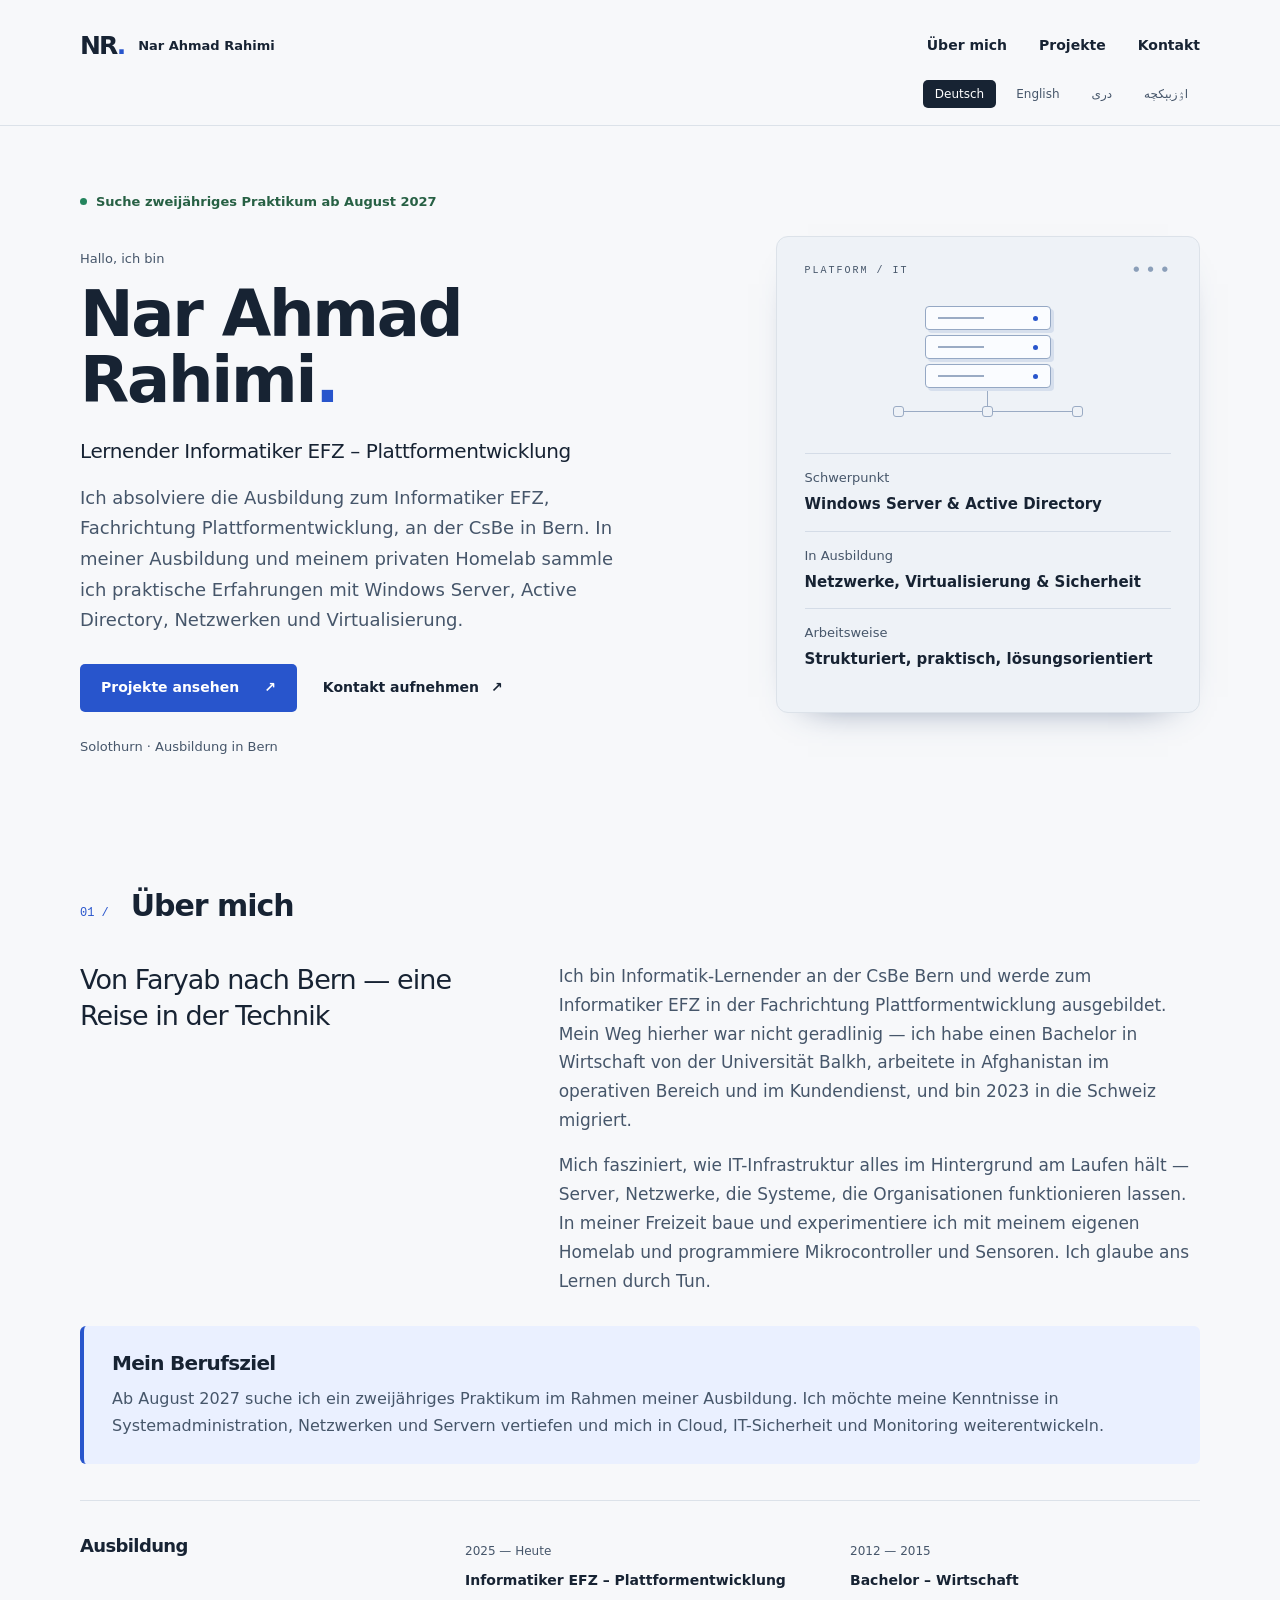
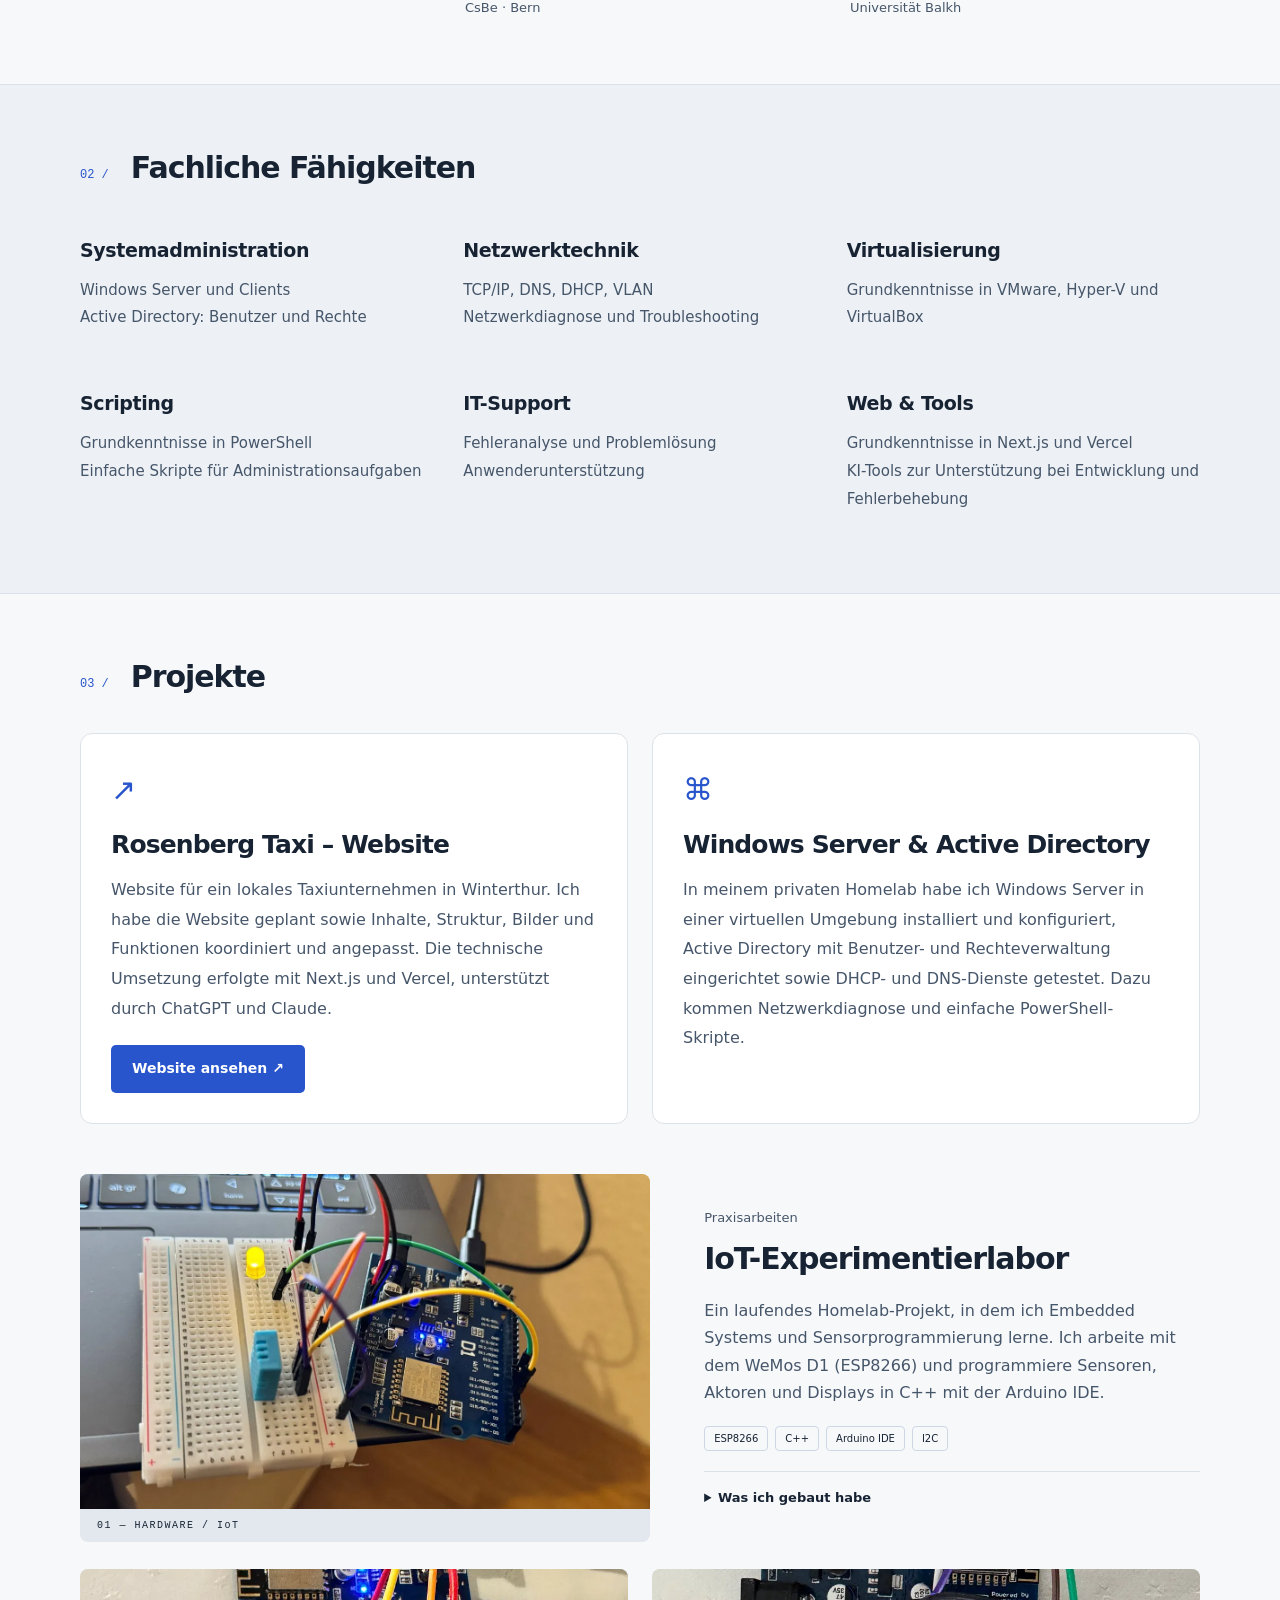
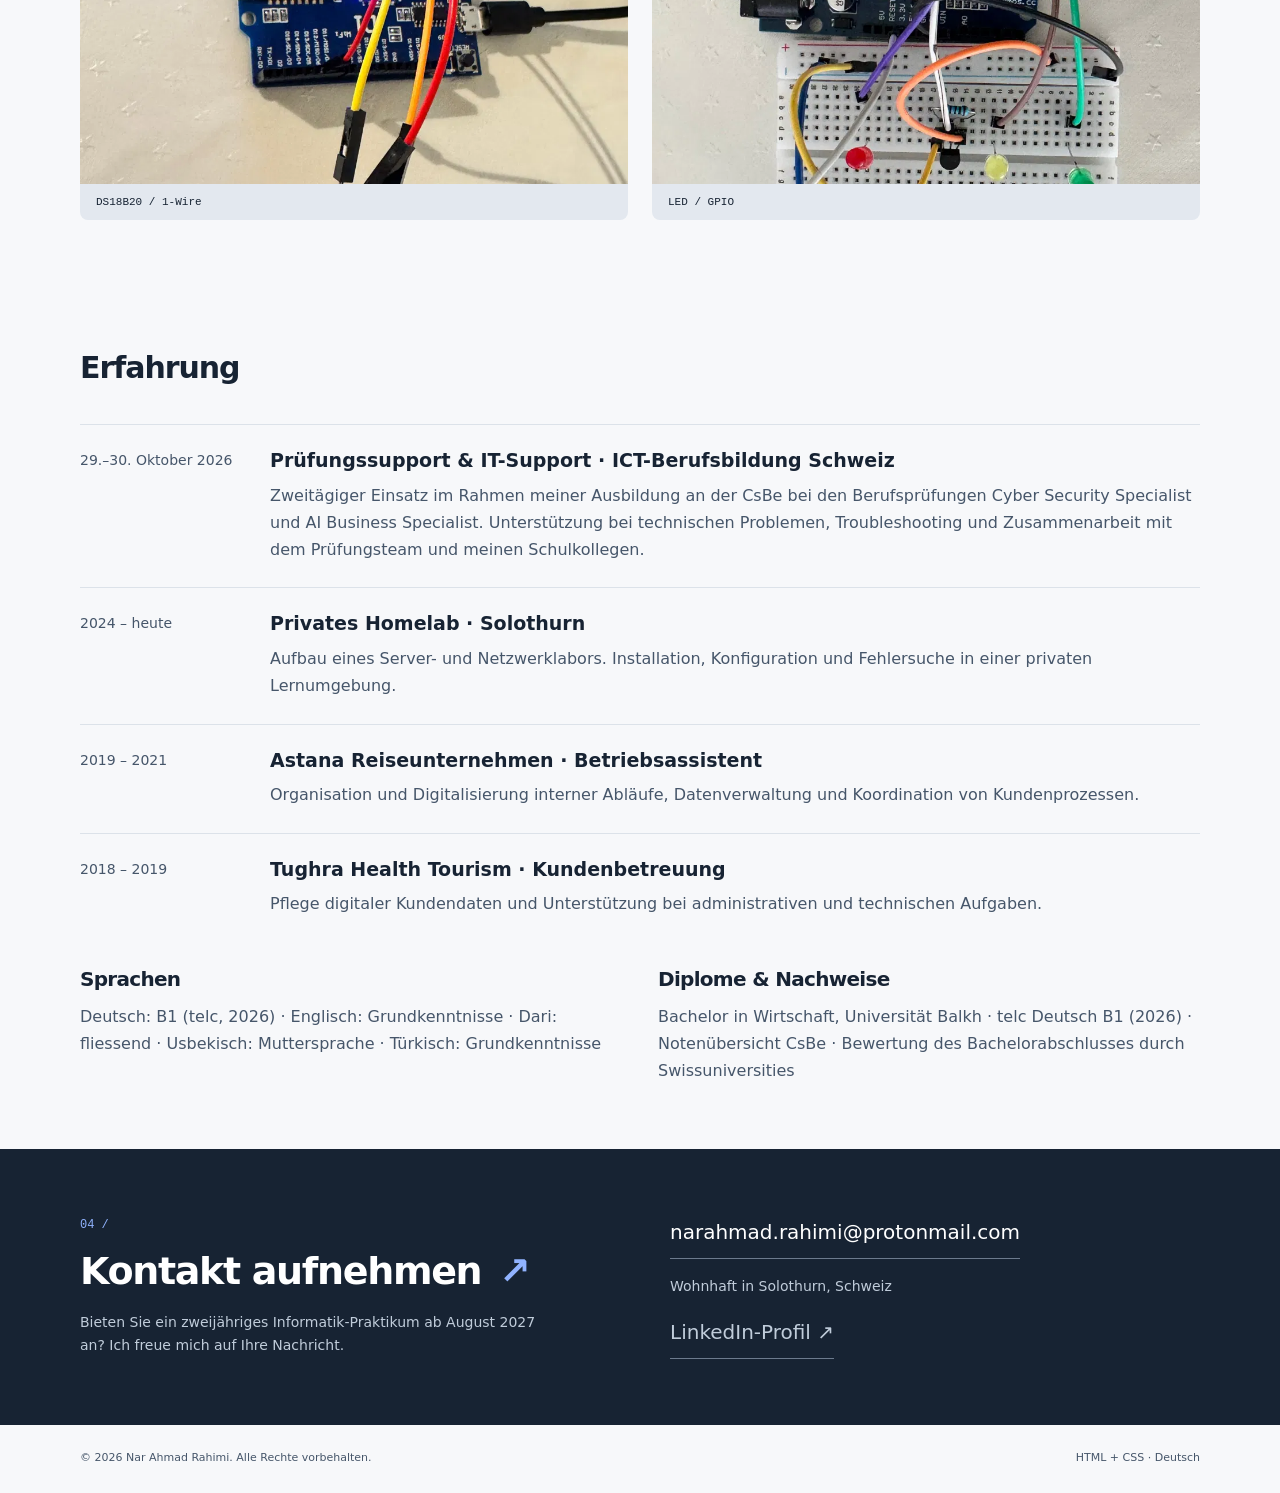
<file: index.html>
<!doctype html>
<html lang="de" dir="ltr">
<head><meta charset="utf-8"><meta name="viewport" content="width=device-width, initial-scale=1"><meta name="description" content="Suche zweijähriges Praktikum ab August 2027 · Ich absolviere die Ausbildung zum Informatiker EFZ, Fachrichtung Plattformentwicklung, an der CsBe in Bern. In meiner Ausbildung und meinem privaten Homelab sammle ich praktische Erfahrungen mit Windows Server, Active Directory, Netzwerken und Virtualisierung."><meta name="theme-color" content="#f7f8fa"><title>Nar Ahmad Rahimi — Lernender Informatiker EFZ – Plattformentwicklung</title><link rel="icon" href="assets/favicon.svg" type="image/svg+xml"><link rel="stylesheet" href="styles.css"><link rel="alternate" hreflang="de" href="index.html"><link rel="alternate" hreflang="en" href="en.html"><link rel="alternate" hreflang="fa-AF" href="fa.html"><link rel="alternate" hreflang="uz-Arab-AF" href="uz.html"></head>
<body><a class="skip" href="#main">Zum Inhalt springen</a>
<header class="site-header"><div class="wrap header-inner"><a class="brand" href="index.html" aria-label="Nar Ahmad Rahimi"><span class="monogram" aria-hidden="true">NR<span>.</span></span><span dir="ltr">Nar Ahmad Rahimi</span></a><nav class="main-nav" aria-label="Über mich"><a href="#about">Über mich</a><a href="#projects">Projekte</a><a href="#contact">Kontakt</a></nav></div><nav class="wrap languages" aria-label="Sprache"><a href="index.html" lang="de" dir="auto" aria-current="page">Deutsch</a><a href="en.html" lang="en" dir="auto" >English</a><a href="fa.html" lang="fa-AF" dir="auto" >دری</a><a href="uz.html" lang="uz-Arab-AF" dir="auto" >اۉزبېکچه</a></nav></header>
<main id="main"><section class="wrap hero" aria-labelledby="hero-title"><div class="hero-copy"><p class="status"><span aria-hidden="true"></span>Suche zweijähriges Praktikum ab August 2027</p><p class="eyebrow">Hallo, ich bin</p><h1 id="hero-title">Nar Ahmad Rahimi<span class="blue">.</span></h1><h2>Lernender Informatiker EFZ – Plattformentwicklung</h2><p class="intro">Ich absolviere die Ausbildung zum Informatiker EFZ, Fachrichtung Plattformentwicklung, an der CsBe in Bern. In meiner Ausbildung und meinem privaten Homelab sammle ich praktische Erfahrungen mit Windows Server, Active Directory, Netzwerken und Virtualisierung.</p><div class="actions"><a class="button" href="#projects">Projekte ansehen <span aria-hidden="true">↗</span></a><a class="text-link" href="#contact">Kontakt aufnehmen <span aria-hidden="true">↗</span></a></div><p class="location">Solothurn · Ausbildung in Bern</p></div><aside class="focus-panel"><div class="panel-top"><span class="mini-label" dir="ltr">PLATFORM / IT</span><span class="signal" aria-hidden="true">● ● ●</span></div><div class="system-art" aria-hidden="true"><div class="server"><i></i><i></i><i></i></div><div class="connection"></div><div class="nodes"><b></b><b></b><b></b></div></div><dl><div><dt>Schwerpunkt</dt><dd>Windows Server &amp; Active Directory</dd></div><div><dt>In Ausbildung</dt><dd>Netzwerke, Virtualisierung &amp; Sicherheit</dd></div><div><dt>Arbeitsweise</dt><dd>Strukturiert, praktisch, lösungsorientiert</dd></div></dl></aside></section>
<section id="about" class="section wrap"><div class="section-heading"><span class="section-no">01 /</span><h2>Über mich</h2></div><div class="about-grid"><h3>Von Faryab nach Bern — eine Reise in der Technik</h3><div class="prose"><p>Ich bin Informatik-Lernender an der CsBe Bern und werde zum Informatiker EFZ in der Fachrichtung Plattformentwicklung ausgebildet. Mein Weg hierher war nicht geradlinig — ich habe einen Bachelor in Wirtschaft von der Universität Balkh, arbeitete in Afghanistan im operativen Bereich und im Kundendienst, und bin 2023 in die Schweiz migriert.</p><p>Mich fasziniert, wie IT-Infrastruktur alles im Hintergrund am Laufen hält — Server, Netzwerke, die Systeme, die Organisationen funktionieren lassen. In meiner Freizeit baue und experimentiere ich mit meinem eigenen Homelab und programmiere Mikrocontroller und Sensoren. Ich glaube ans Lernen durch Tun.</p></div></div><div class="career-note"><h3>Mein Berufsziel</h3><p>Ab August 2027 suche ich ein zweijähriges Praktikum im Rahmen meiner Ausbildung. Ich möchte meine Kenntnisse in Systemadministration, Netzwerken und Servern vertiefen und mich in Cloud, IT-Sicherheit und Monitoring weiterentwickeln.</p></div><div class="education"><h3>Ausbildung</h3><div><span class="date" dir="auto">2025 — Heute</span><h4>Informatiker EFZ – Plattformentwicklung</h4><p>CsBe · Bern</p></div><div><span class="date" dir="ltr">2012 — 2015</span><h4>Bachelor – Wirtschaft</h4><p>Universität Balkh</p></div></div></section>
<section class="skills-band"><div class="wrap section"><div class="section-heading"><span class="section-no">02 /</span><h2>Fachliche Fähigkeiten</h2></div><div class="skills-grid"><article><h3>Systemadministration</h3><ul><li>Windows Server und Clients</li><li>Active Directory: Benutzer und Rechte</li></ul></article><article><h3>Netzwerktechnik</h3><ul><li>TCP/IP, DNS, DHCP, VLAN</li><li>Netzwerkdiagnose und Troubleshooting</li></ul></article><article><h3>Virtualisierung</h3><ul><li>Grundkenntnisse in VMware, Hyper-V und VirtualBox</li></ul></article><article><h3>Scripting</h3><ul><li>Grundkenntnisse in PowerShell</li><li>Einfache Skripte für Administrationsaufgaben</li></ul></article><article><h3>IT-Support</h3><ul><li>Fehleranalyse und Problemlösung</li><li>Anwenderunterstützung</li></ul></article><article><h3>Web & Tools</h3><ul><li>Grundkenntnisse in Next.js und Vercel</li><li>KI-Tools zur Unterstützung bei Entwicklung und Fehlerbehebung</li></ul></article></div></div></section>
<section id="projects" class="wrap section"><div class="section-heading"><span class="section-no">03 /</span><h2>Projekte</h2></div><div class="featured-projects"><article class="case-card"><span class="case-symbol" aria-hidden="true">↗</span><h3>Rosenberg Taxi – Website</h3><p>Website für ein lokales Taxiunternehmen in Winterthur. Ich habe die Website geplant sowie Inhalte, Struktur, Bilder und Funktionen koordiniert und angepasst. Die technische Umsetzung erfolgte mit Next.js und Vercel, unterstützt durch ChatGPT und Claude.</p><a class="button" href="https://www.rosenbergtaxi.ch/" target="_blank" rel="noopener noreferrer">Website ansehen ↗</a></article><article class="case-card"><span class="case-symbol" aria-hidden="true">⌘</span><h3>Windows Server & Active Directory</h3><p>In meinem privaten Homelab habe ich Windows Server in einer virtuellen Umgebung installiert und konfiguriert, Active Directory mit Benutzer- und Rechteverwaltung eingerichtet sowie DHCP- und DNS-Dienste getestet. Dazu kommen Netzwerkdiagnose und einfache PowerShell-Skripte.</p></article></div><article class="project"><div class="project-visual"><img src="assets/iot-dht11.webp" alt="Temperatur- und Luftfeuchtigkeitsmessung mit dem digitalen DHT11-Sensor" width="800" height="600" loading="lazy"><div class="image-caption" dir="ltr">01 — HARDWARE / IoT</div></div><div class="project-copy"><p class="eyebrow">Praxisarbeiten</p><h3>IoT-Experimentierlabor</h3><p>Ein laufendes Homelab-Projekt, in dem ich Embedded Systems und Sensorprogrammierung lerne. Ich arbeite mit dem WeMos D1 (ESP8266) und programmiere Sensoren, Aktoren und Displays in C++ mit der Arduino IDE.</p><ul class="tags" aria-label="Hardware"><li>ESP8266</li><li>C++</li><li>Arduino IDE</li><li>I2C</li></ul><details><summary>Was ich gebaut habe</summary><ul class="detail-list"><li>WLAN-Scanner, der SSIDs und RSSI-Signalstärke über die ESP8266-WiFi-API ausliest und die Ergebnisse live auf einem 1602-LCD via I2C anzeigt</li><li>Temperatur- und Luftfeuchtigkeitsmessung mit dem digitalen DHT11-Sensor</li><li>Präzise Temperaturmessung mit dem DS18B20 1-Wire-Sensor</li><li>GPIO-Steuerung mehrerer LEDs mit Pull-up/Pull-down-Widerständen und Tastern</li></ul></details></div></article><div class="project-gallery"><figure><img src="assets/iot-ds18b20.webp" alt="Präzise Temperaturmessung mit dem DS18B20 1-Wire-Sensor" width="800" height="600" loading="lazy"><figcaption dir="ltr">DS18B20 / 1-Wire</figcaption></figure><figure><img src="assets/iot-leds.webp" alt="GPIO-Steuerung mehrerer LEDs mit Pull-up/Pull-down-Widerständen und Tastern" width="800" height="600" loading="lazy"><figcaption dir="ltr">LED / GPIO</figcaption></figure></div></section>
<section class="section wrap" id="experience"><div class="section-heading"><h2>Erfahrung</h2></div><div class="timeline"><article><p class="date">29.–30. Oktober 2026</p><div><h3>Prüfungssupport & IT-Support · ICT-Berufsbildung Schweiz</h3><p>Zweitägiger Einsatz im Rahmen meiner Ausbildung an der CsBe bei den Berufsprüfungen Cyber Security Specialist und AI Business Specialist. Unterstützung bei technischen Problemen, Troubleshooting und Zusammenarbeit mit dem Prüfungsteam und meinen Schulkollegen.</p></div></article><article><p class="date">2024 – heute</p><div><h3>Privates Homelab · Solothurn</h3><p>Aufbau eines Server- und Netzwerklabors. Installation, Konfiguration und Fehlersuche in einer privaten Lernumgebung.</p></div></article><article><p class="date">2019 – 2021</p><div><h3>Astana Reiseunternehmen · Betriebsassistent</h3><p>Organisation und Digitalisierung interner Abläufe, Datenverwaltung und Koordination von Kundenprozessen.</p></div></article><article><p class="date">2018 – 2019</p><div><h3>Tughra Health Tourism · Kundenbetreuung</h3><p>Pflege digitaler Kundendaten und Unterstützung bei administrativen und technischen Aufgaben.</p></div></article></div><div class="credentials"><article><h3>Sprachen</h3><p>Deutsch: B1 (telc, 2026) · Englisch: Grundkenntnisse · Dari: fliessend · Usbekisch: Muttersprache · Türkisch: Grundkenntnisse</p></article><article><h3>Diplome & Nachweise</h3><p>Bachelor in Wirtschaft, Universität Balkh · telc Deutsch B1 (2026) · Notenübersicht CsBe · Bewertung des Bachelorabschlusses durch Swissuniversities</p></article></div></section><section id="contact" class="contact-section"><div class="wrap contact-inner"><div><p class="section-no">04 /</p><h2>Kontakt aufnehmen<span>↗</span></h2><p>Bieten Sie ein zweijähriges Informatik-Praktikum ab August 2027 an? Ich freue mich auf Ihre Nachricht.</p></div><div class="contact-link"><a href="mailto:narahmad.rahimi@protonmail.com" dir="ltr">narahmad.rahimi@protonmail.com</a><p>Wohnhaft in Solothurn, Schweiz</p><p><a href="https://www.linkedin.com/in/nar-ahmad-rahimi-a11931219/" target="_blank" rel="noopener noreferrer">LinkedIn-Profil ↗</a></p></div></div></section></main><footer class="wrap"><p>© 2026 Nar Ahmad Rahimi. Alle Rechte vorbehalten.</p><span dir="ltr">HTML + CSS · Deutsch</span></footer></body></html>
</file>
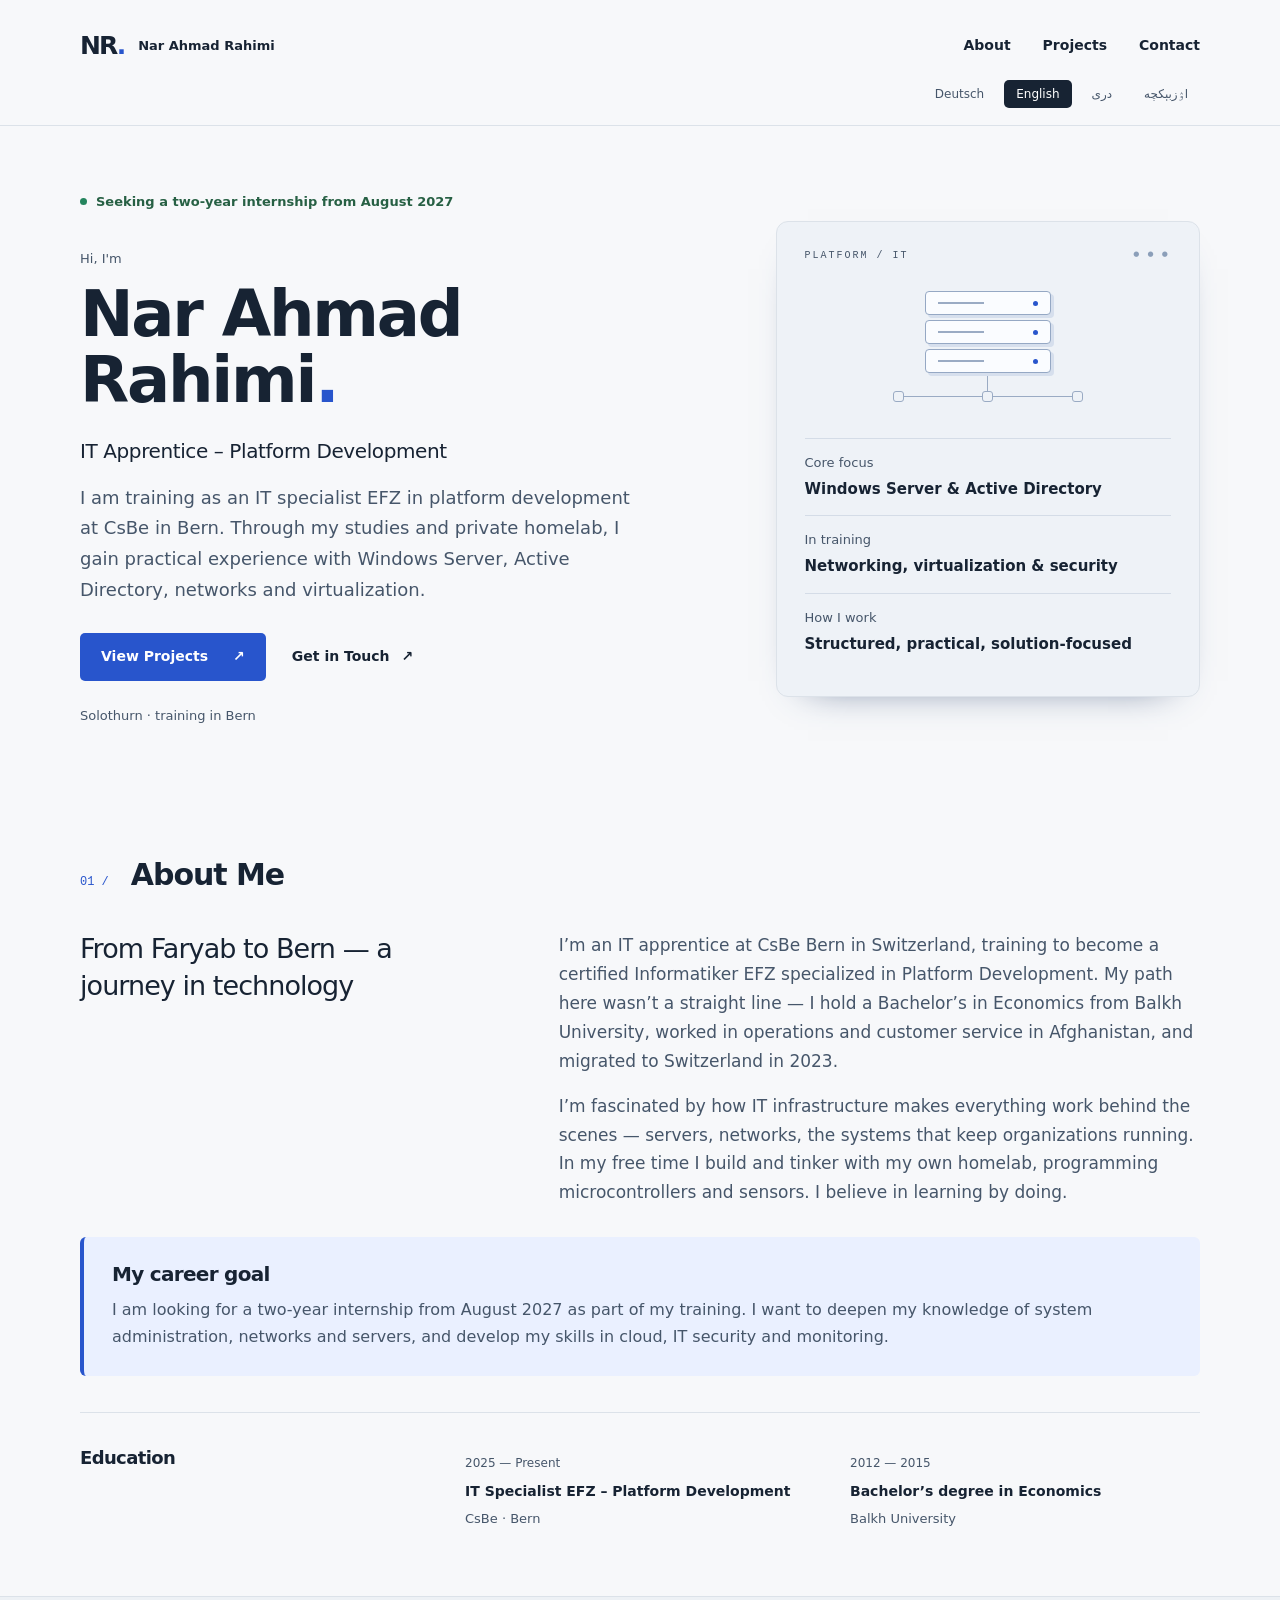
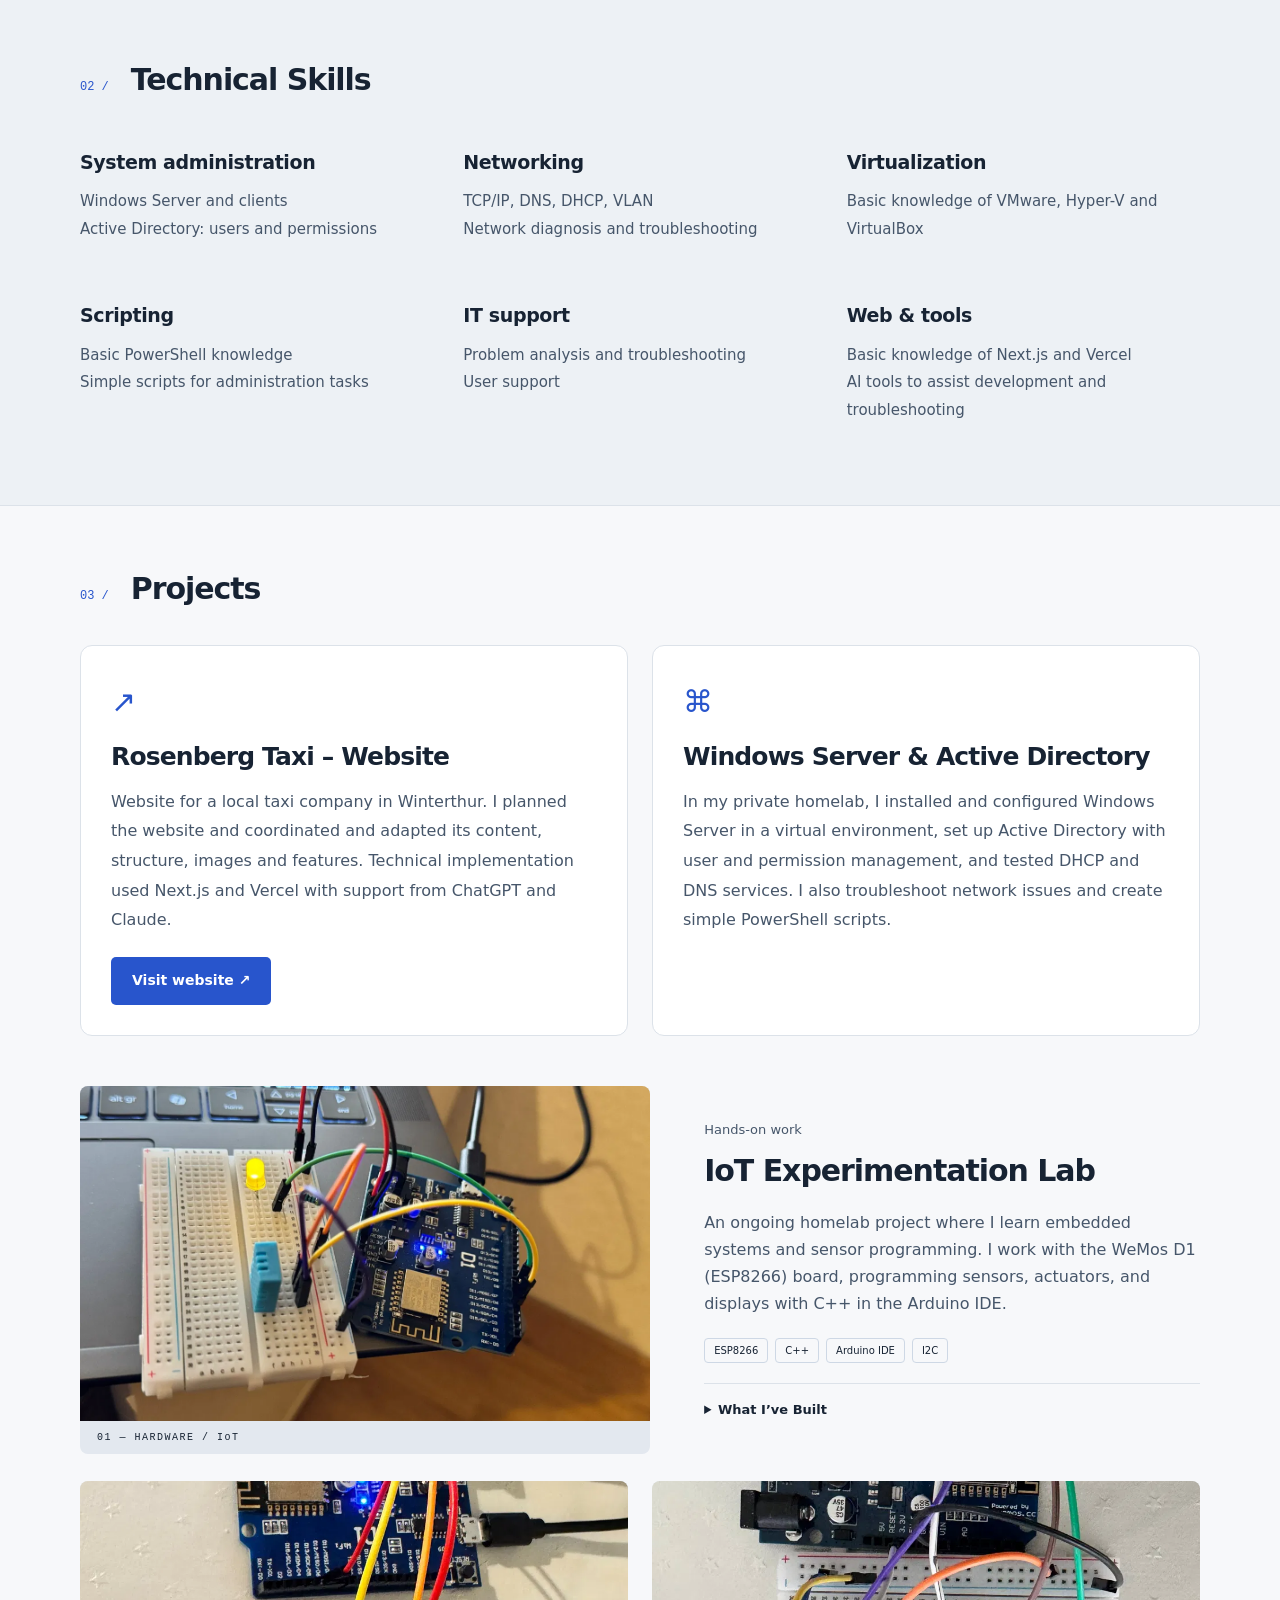
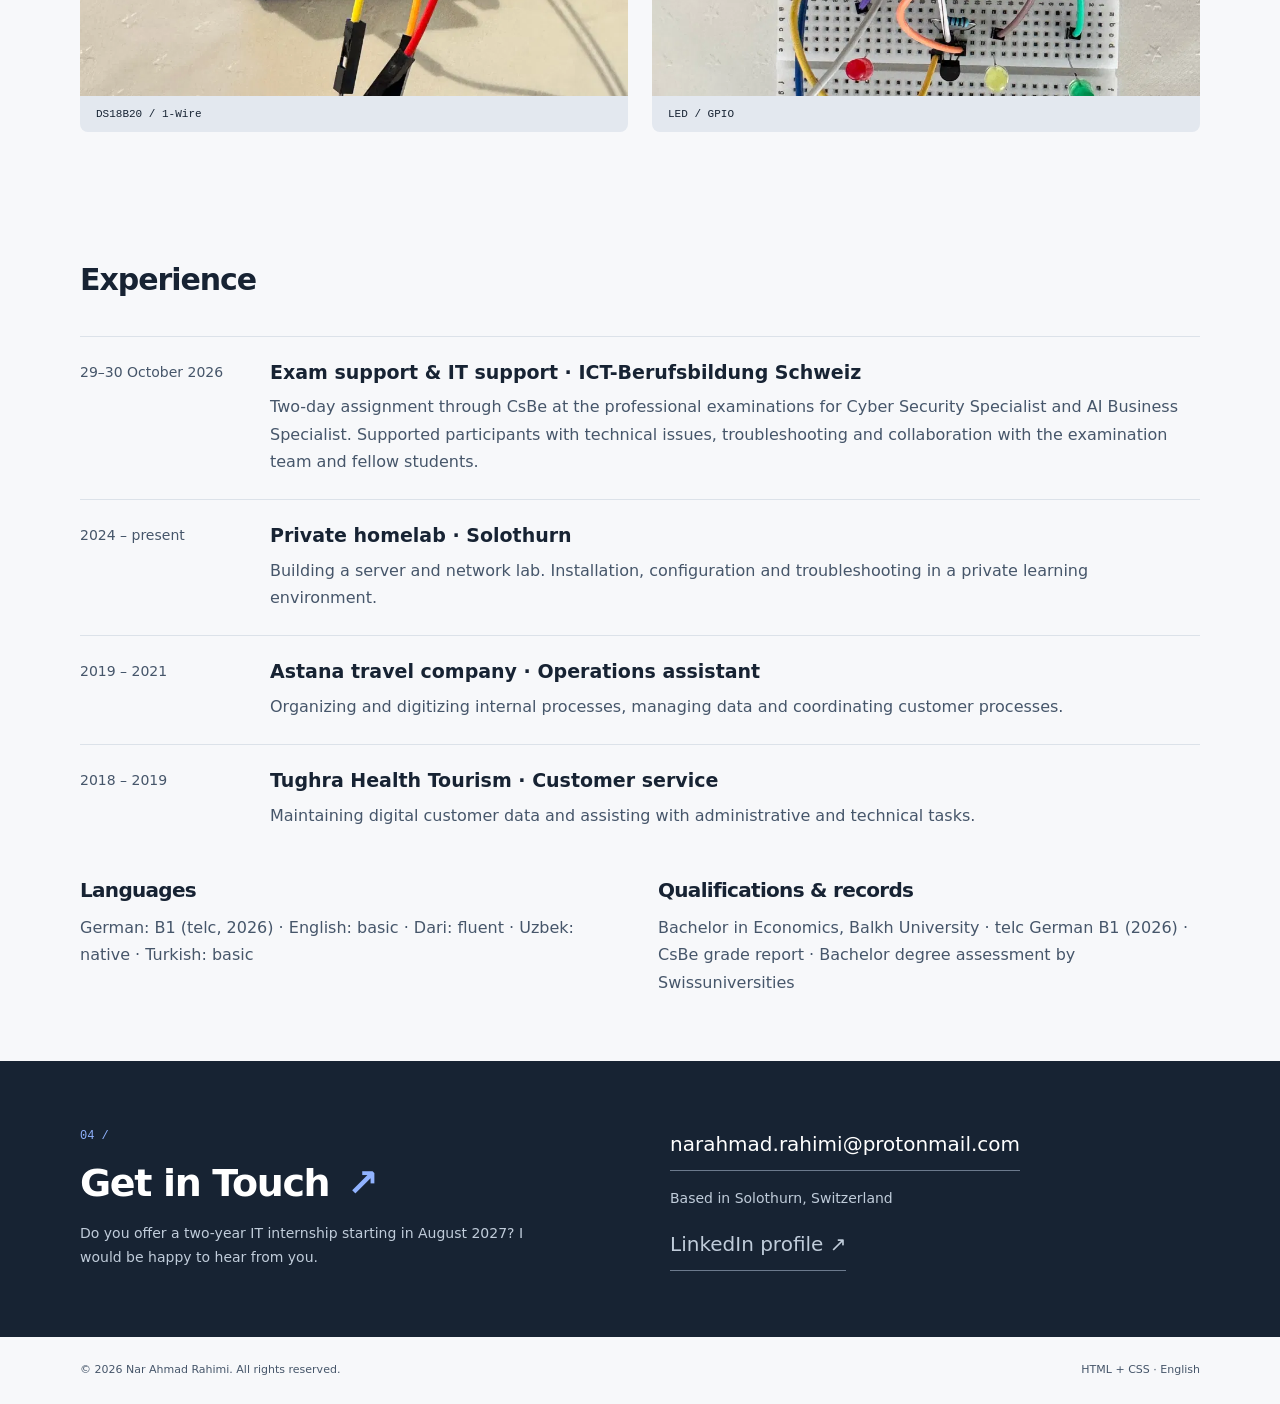
<file: en.html>
<!doctype html>
<html lang="en" dir="ltr">
<head><meta charset="utf-8"><meta name="viewport" content="width=device-width, initial-scale=1"><meta name="description" content="Seeking a two-year internship from August 2027 · I am training as an IT specialist EFZ in platform development at CsBe in Bern. Through my studies and private homelab, I gain practical experience with Windows Server, Active Directory, networks and virtualization."><meta name="theme-color" content="#f7f8fa"><title>Nar Ahmad Rahimi — IT Apprentice – Platform Development</title><link rel="icon" href="assets/favicon.svg" type="image/svg+xml"><link rel="stylesheet" href="styles.css"><link rel="alternate" hreflang="de" href="index.html"><link rel="alternate" hreflang="en" href="en.html"><link rel="alternate" hreflang="fa-AF" href="fa.html"><link rel="alternate" hreflang="uz-Arab-AF" href="uz.html"></head>
<body><a class="skip" href="#main">Skip to content</a>
<header class="site-header"><div class="wrap header-inner"><a class="brand" href="en.html" aria-label="Nar Ahmad Rahimi"><span class="monogram" aria-hidden="true">NR<span>.</span></span><span dir="ltr">Nar Ahmad Rahimi</span></a><nav class="main-nav" aria-label="About"><a href="#about">About</a><a href="#projects">Projects</a><a href="#contact">Contact</a></nav></div><nav class="wrap languages" aria-label="Language"><a href="index.html" lang="de" dir="auto" >Deutsch</a><a href="en.html" lang="en" dir="auto" aria-current="page">English</a><a href="fa.html" lang="fa-AF" dir="auto" >دری</a><a href="uz.html" lang="uz-Arab-AF" dir="auto" >اۉزبېکچه</a></nav></header>
<main id="main"><section class="wrap hero" aria-labelledby="hero-title"><div class="hero-copy"><p class="status"><span aria-hidden="true"></span>Seeking a two-year internship from August 2027</p><p class="eyebrow">Hi, I&#39;m</p><h1 id="hero-title">Nar Ahmad Rahimi<span class="blue">.</span></h1><h2>IT Apprentice – Platform Development</h2><p class="intro">I am training as an IT specialist EFZ in platform development at CsBe in Bern. Through my studies and private homelab, I gain practical experience with Windows Server, Active Directory, networks and virtualization.</p><div class="actions"><a class="button" href="#projects">View Projects <span aria-hidden="true">↗</span></a><a class="text-link" href="#contact">Get in Touch <span aria-hidden="true">↗</span></a></div><p class="location">Solothurn · training in Bern</p></div><aside class="focus-panel"><div class="panel-top"><span class="mini-label" dir="ltr">PLATFORM / IT</span><span class="signal" aria-hidden="true">● ● ●</span></div><div class="system-art" aria-hidden="true"><div class="server"><i></i><i></i><i></i></div><div class="connection"></div><div class="nodes"><b></b><b></b><b></b></div></div><dl><div><dt>Core focus</dt><dd>Windows Server &amp; Active Directory</dd></div><div><dt>In training</dt><dd>Networking, virtualization &amp; security</dd></div><div><dt>How I work</dt><dd>Structured, practical, solution-focused</dd></div></dl></aside></section>
<section id="about" class="section wrap"><div class="section-heading"><span class="section-no">01 /</span><h2>About Me</h2></div><div class="about-grid"><h3>From Faryab to Bern — a journey in technology</h3><div class="prose"><p>I’m an IT apprentice at CsBe Bern in Switzerland, training to become a certified Informatiker EFZ specialized in Platform Development. My path here wasn’t a straight line — I hold a Bachelor’s in Economics from Balkh University, worked in operations and customer service in Afghanistan, and migrated to Switzerland in 2023.</p><p>I’m fascinated by how IT infrastructure makes everything work behind the scenes — servers, networks, the systems that keep organizations running. In my free time I build and tinker with my own homelab, programming microcontrollers and sensors. I believe in learning by doing.</p></div></div><div class="career-note"><h3>My career goal</h3><p>I am looking for a two-year internship from August 2027 as part of my training. I want to deepen my knowledge of system administration, networks and servers, and develop my skills in cloud, IT security and monitoring.</p></div><div class="education"><h3>Education</h3><div><span class="date" dir="auto">2025 — Present</span><h4>IT Specialist EFZ – Platform Development</h4><p>CsBe · Bern</p></div><div><span class="date" dir="ltr">2012 — 2015</span><h4>Bachelor’s degree in Economics</h4><p>Balkh University</p></div></div></section>
<section class="skills-band"><div class="wrap section"><div class="section-heading"><span class="section-no">02 /</span><h2>Technical Skills</h2></div><div class="skills-grid"><article><h3>System administration</h3><ul><li>Windows Server and clients</li><li>Active Directory: users and permissions</li></ul></article><article><h3>Networking</h3><ul><li>TCP/IP, DNS, DHCP, VLAN</li><li>Network diagnosis and troubleshooting</li></ul></article><article><h3>Virtualization</h3><ul><li>Basic knowledge of VMware, Hyper-V and VirtualBox</li></ul></article><article><h3>Scripting</h3><ul><li>Basic PowerShell knowledge</li><li>Simple scripts for administration tasks</li></ul></article><article><h3>IT support</h3><ul><li>Problem analysis and troubleshooting</li><li>User support</li></ul></article><article><h3>Web & tools</h3><ul><li>Basic knowledge of Next.js and Vercel</li><li>AI tools to assist development and troubleshooting</li></ul></article></div></div></section>
<section id="projects" class="wrap section"><div class="section-heading"><span class="section-no">03 /</span><h2>Projects</h2></div><div class="featured-projects"><article class="case-card"><span class="case-symbol" aria-hidden="true">↗</span><h3>Rosenberg Taxi – Website</h3><p>Website for a local taxi company in Winterthur. I planned the website and coordinated and adapted its content, structure, images and features. Technical implementation used Next.js and Vercel with support from ChatGPT and Claude.</p><a class="button" href="https://www.rosenbergtaxi.ch/" target="_blank" rel="noopener noreferrer">Visit website ↗</a></article><article class="case-card"><span class="case-symbol" aria-hidden="true">⌘</span><h3>Windows Server & Active Directory</h3><p>In my private homelab, I installed and configured Windows Server in a virtual environment, set up Active Directory with user and permission management, and tested DHCP and DNS services. I also troubleshoot network issues and create simple PowerShell scripts.</p></article></div><article class="project"><div class="project-visual"><img src="assets/iot-dht11.webp" alt="Temperature and humidity monitoring with the DHT11 digital sensor" width="800" height="600" loading="lazy"><div class="image-caption" dir="ltr">01 — HARDWARE / IoT</div></div><div class="project-copy"><p class="eyebrow">Hands-on work</p><h3>IoT Experimentation Lab</h3><p>An ongoing homelab project where I learn embedded systems and sensor programming. I work with the WeMos D1 (ESP8266) board, programming sensors, actuators, and displays with C++ in the Arduino IDE.</p><ul class="tags" aria-label="Hardware"><li>ESP8266</li><li>C++</li><li>Arduino IDE</li><li>I2C</li></ul><details><summary>What I’ve Built</summary><ul class="detail-list"><li>WiFi network scanner that reads SSIDs and RSSI signal strength via the ESP8266 WiFi API, displaying live results on a 1602 LCD over I2C</li><li>Temperature and humidity monitoring with the DHT11 digital sensor</li><li>Precise temperature measurement using the DS18B20 1-Wire sensor</li><li>GPIO control of multiple LEDs with pull-up/pull-down resistors and pushbuttons</li></ul></details></div></article><div class="project-gallery"><figure><img src="assets/iot-ds18b20.webp" alt="Precise temperature measurement using the DS18B20 1-Wire sensor" width="800" height="600" loading="lazy"><figcaption dir="ltr">DS18B20 / 1-Wire</figcaption></figure><figure><img src="assets/iot-leds.webp" alt="GPIO control of multiple LEDs with pull-up/pull-down resistors and pushbuttons" width="800" height="600" loading="lazy"><figcaption dir="ltr">LED / GPIO</figcaption></figure></div></section>
<section class="section wrap" id="experience"><div class="section-heading"><h2>Experience</h2></div><div class="timeline"><article><p class="date">29–30 October 2026</p><div><h3>Exam support & IT support · ICT-Berufsbildung Schweiz</h3><p>Two-day assignment through CsBe at the professional examinations for Cyber Security Specialist and AI Business Specialist. Supported participants with technical issues, troubleshooting and collaboration with the examination team and fellow students.</p></div></article><article><p class="date">2024 – present</p><div><h3>Private homelab · Solothurn</h3><p>Building a server and network lab. Installation, configuration and troubleshooting in a private learning environment.</p></div></article><article><p class="date">2019 – 2021</p><div><h3>Astana travel company · Operations assistant</h3><p>Organizing and digitizing internal processes, managing data and coordinating customer processes.</p></div></article><article><p class="date">2018 – 2019</p><div><h3>Tughra Health Tourism · Customer service</h3><p>Maintaining digital customer data and assisting with administrative and technical tasks.</p></div></article></div><div class="credentials"><article><h3>Languages</h3><p>German: B1 (telc, 2026) · English: basic · Dari: fluent · Uzbek: native · Turkish: basic</p></article><article><h3>Qualifications & records</h3><p>Bachelor in Economics, Balkh University · telc German B1 (2026) · CsBe grade report · Bachelor degree assessment by Swissuniversities</p></article></div></section><section id="contact" class="contact-section"><div class="wrap contact-inner"><div><p class="section-no">04 /</p><h2>Get in Touch<span>↗</span></h2><p>Do you offer a two-year IT internship starting in August 2027? I would be happy to hear from you.</p></div><div class="contact-link"><a href="mailto:narahmad.rahimi@protonmail.com" dir="ltr">narahmad.rahimi@protonmail.com</a><p>Based in Solothurn, Switzerland</p><p><a href="https://www.linkedin.com/in/nar-ahmad-rahimi-a11931219/" target="_blank" rel="noopener noreferrer">LinkedIn profile ↗</a></p></div></div></section></main><footer class="wrap"><p>© 2026 Nar Ahmad Rahimi. All rights reserved.</p><span dir="ltr">HTML + CSS · English</span></footer></body></html>
</file>
<file: styles.css>
:root{--ink:#172333;--muted:#5c6979;--blue:#215bdb;--line:#dce2e9;--paper:#f7f8fa;--white:#fff}*{box-sizing:border-box}html{scroll-behavior:smooth;scroll-padding-top:30px}body{margin:0;background:var(--paper);color:var(--ink);font:16px/1.7 system-ui,-apple-system,BlinkMacSystemFont,"Segoe UI",Arial,sans-serif}a{color:inherit;text-decoration:none}a,summary{-webkit-tap-highlight-color:transparent}a:focus-visible,summary:focus-visible{outline:3px solid var(--blue);outline-offset:5px}a:hover{color:var(--blue)}img{display:block;max-width:100%;object-fit:cover}h1,h2,h3,h4,p{margin:0}h1,h2,h3,h4{line-height:1.2;letter-spacing:-.035em}ul{padding-inline-start:1.2rem}.wrap{width:min(1120px,calc(100% - 80px));margin-inline:auto}.skip{position:absolute;top:-100px;left:20px;background:white;padding:12px;z-index:10}.skip:focus{top:10px}.site-header{border-bottom:1px solid var(--line)}.header-inner{display:flex;align-items:center;justify-content:space-between;gap:25px;padding-block:25px 12px}.brand{display:flex;align-items:center;gap:14px;font-size:13px;font-weight:650}.monogram{font-size:25px;letter-spacing:-2px;direction:ltr}.monogram span,.blue{color:var(--blue)}.main-nav{display:flex;gap:32px;font-size:14px;font-weight:550}.languages{display:flex;justify-content:flex-end;gap:8px;padding-block:0 17px;font-size:12px}.languages a{padding:4px 12px;border-radius:5px;color:var(--muted)}.languages a[aria-current]{background:var(--ink);color:white}.hero{display:grid;grid-template-columns:1.45fr 1fr;gap:80px;align-items:center;padding-block:80px 86px}.status{display:flex;align-items:center;gap:9px;font-size:12px;color:var(--muted);margin-bottom:35px}.status>span{height:7px;width:7px;background:#24845d;border-radius:50%;flex-shrink:0}.eyebrow{font-size:13px;color:var(--muted);margin-bottom:12px}h1{font-size:clamp(45px,5vw,65px);font-weight:700;max-width:530px;line-height:1.03;margin-bottom:22px}.hero h2{font-size:20px;line-height:1.5;font-weight:500;letter-spacing:-.02em;margin-bottom:17px}.intro{font-size:16px;color:var(--muted);max-width:550px}.actions{display:flex;align-items:center;gap:26px;flex-wrap:wrap;margin-block:28px 24px}.button{background:var(--blue);color:white;padding:12px 21px;border-radius:5px;font-size:14px;font-weight:600;display:inline-flex;gap:25px}.button:hover{background:#1948ae;color:white}.text-link{font-size:14px;font-weight:600}.text-link span{margin-inline-start:7px}.location{font-size:12px;color:var(--muted)}.focus-panel{background:#eef2f7;border:1px solid var(--line);border-radius:12px;padding:26px 28px;box-shadow:0 16px 40px -32px #334a73}.panel-top{display:flex;justify-content:space-between;align-items:center}.mini-label{font:10px/1.5 ui-monospace,monospace;letter-spacing:2px;color:var(--muted)}.signal{font-size:7px;letter-spacing:3px;color:#8b9fb9}.system-art{height:165px;display:flex;align-items:center;flex-direction:column;padding-top:28px}.server{width:126px;display:grid;gap:5px}.server i{height:24px;border:1px solid #95a8c4;background:#fafcff;border-radius:4px;position:relative;box-shadow:3px 3px 0 #d6dfed}.server i:before{content:"";position:absolute;inset-inline-start:12px;top:10px;width:46px;height:2px;background:#9aabc4}.server i:after{content:"";position:absolute;inset-inline-end:12px;top:9px;width:5px;height:5px;background:var(--blue);border-radius:50%}.connection{height:23px;width:1px;background:#9aabc4}.nodes{border-top:1px solid #9aabc4;width:190px;display:flex;justify-content:space-between}.nodes b{width:11px;height:11px;background:#eef2f7;border:1px solid #9aabc4;transform:translateY(-6px);border-radius:3px}.focus-panel dl{margin:10px 0 0}.focus-panel dl>div{padding-block:13px;border-top:1px solid #d4dce7}.focus-panel dt{font-size:11px;color:var(--muted)}.focus-panel dd{margin:3px 0 0;font-size:13px;font-weight:600}.section{padding-block:65px}.section-heading{display:flex;gap:22px;align-items:baseline;margin-bottom:38px}.section-heading h2{font-size:30px}.section-no{font:12px/1.6 ui-monospace,monospace;color:var(--blue);direction:ltr}.about-grid{display:grid;grid-template-columns:1fr 1.65fr;gap:90px}.about-grid h3{font-size:27px;line-height:1.35;font-weight:500}.prose{color:var(--muted)}.prose p+p{margin-top:16px}.education{display:grid;grid-template-columns:1fr 1fr 1fr;gap:35px;padding-top:34px;margin-top:36px;border-top:1px solid var(--line)}.education h3{font-size:18px}.date{font-size:12px;color:var(--muted)}.education h4{font-size:14px;letter-spacing:0;line-height:1.5;margin-block:6px}.education p{font-size:13px;color:var(--muted)}.skills-band{background:#edf1f5;border-block:1px solid var(--line)}.skills-grid{display:grid;grid-template-columns:repeat(4,1fr);gap:30px}.skill-index{font:11px ui-monospace,monospace;color:#728299}.skills-grid h3{font-size:17px;margin-top:15px;letter-spacing:-.02em}.skills-grid ul{list-style:none;padding:0;font-size:13px;color:var(--muted);line-height:1.85}.project{display:grid;grid-template-columns:1.15fr 1fr;gap:54px;align-items:center}.project-visual{border-radius:8px;overflow:hidden;background:#e3e8ef}.project-visual img{width:100%;height:335px}.image-caption{padding:11px 17px;font:10px ui-monospace,monospace;letter-spacing:1.5px}.project-copy h3{font-size:30px;margin-bottom:20px}.project-copy>p:not(.eyebrow){font-size:14px;color:var(--muted)}.tags{list-style:none;display:flex;flex-wrap:wrap;gap:7px;padding:0;margin-block:20px}.tags li{font-size:10px;border:1px solid #ced8e5;padding:3px 9px;border-radius:4px;direction:ltr}details{font-size:13px;border-top:1px solid var(--line);padding-top:15px}summary{cursor:pointer;font-weight:600}.detail-list{color:var(--muted)}.detail-list li+li{margin-top:10px}.project-gallery{display:grid;grid-template-columns:1fr 1fr;gap:24px;margin-top:27px}.project-gallery figure{margin:0;position:relative;overflow:hidden;border-radius:8px;background:#e3e8ef}.project-gallery img{width:100%;height:215px}.project-gallery figcaption{font:11px ui-monospace,monospace;padding:12px 16px}.contact-section{background:var(--ink);color:white;padding-block:66px}.contact-inner{display:grid;grid-template-columns:1fr 1fr;gap:60px;align-items:center}.contact-section .section-no{color:#91b3ff;margin-bottom:14px}.contact-section h2{font-size:38px;display:flex;gap:18px;align-items:center}.contact-section h2 span{color:#91b3ff}.contact-section p:not(.section-no){font-size:14px;color:#c0ccda;max-width:460px;margin-top:16px}.contact-link a{font-size:clamp(14px,1.7vw,20px);display:inline-block;border-bottom:1px solid #6c7a8d;padding-bottom:9px;overflow-wrap:anywhere}.contact-link a:hover{color:#a6c2ff}footer{display:flex;justify-content:space-between;gap:20px;padding-block:24px;font-size:11px;color:var(--muted)}[dir=rtl]{font-family:Tahoma,"Segoe UI",Arial,sans-serif}[dir=rtl] h1,[dir=rtl] h2,[dir=rtl] h3,[dir=rtl] h4{letter-spacing:0;line-height:1.5}[dir=rtl] .intro,[dir=rtl] .prose{line-height:2}[dir=rtl] .hero{gap:55px}[dir=rtl] .status{line-height:1.8}@media(max-width:900px){.wrap{width:calc(100% - 48px)}.hero{gap:35px;padding-block:55px}.about-grid{gap:40px}.project{gap:30px}.skills-grid{grid-template-columns:repeat(2,1fr)}.contact-inner{gap:35px}.brand>span:last-child{display:none}.project-visual img{height:310px}}@media(max-width:620px){.wrap{width:calc(100% - 36px)}.header-inner{padding-top:18px;gap:20px}.main-nav{gap:20px;font-size:12px}.languages{justify-content:flex-start;padding-top:8px;gap:3px}.languages a{padding:4px 11px}.hero,[dir=rtl] .hero{grid-template-columns:1fr;gap:35px;padding-block:40px}.status{margin-bottom:25px;font-size:11px}h1{font-size:45px}.hero h2{font-size:18px}.focus-panel{padding:22px}.system-art{height:145px;padding-top:12px}.section{padding-block:45px}.section-heading{margin-bottom:26px;gap:17px}.section-heading h2{font-size:27px}.about-grid,.project,.contact-inner{grid-template-columns:1fr;gap:25px}.about-grid h3{font-size:24px}.education{grid-template-columns:1fr;gap:23px;margin-top:25px}.skills-grid{gap:24px 17px}.skills-grid h3{font-size:16px}.project-copy h3{font-size:27px}.project-visual img{height:280px}.project-gallery{gap:13px}.project-gallery img{height:150px}.project-gallery figcaption{font-size:10px;padding:10px}.contact-section{padding-block:45px}.contact-section h2{font-size:32px}.contact-link a{font-size:16px}footer{flex-direction:column;gap:6px}.intro{font-size:15px}.prose{font-size:15px}}@media(prefers-reduced-motion:reduce){html{scroll-behavior:auto}}

/* Final portfolio: readable local type and CV-aligned sections */
@font-face{font-family:PortfolioArabic;src:url('assets/fonts/noto-sans-arabic.ttf') format('truetype');font-weight:100 900;font-style:normal;font-display:swap}
:root{--muted:#46566a;--blue:#2855cc}
body{font-size:17px} .hero{padding-block:65px} .intro{font-size:18px} .status{font-size:13px;font-weight:600;color:#276044} .location{font-size:13px}
html[dir=rtl] body,html[dir=rtl] [dir]{font-family:PortfolioArabic,Tahoma,sans-serif}
html[dir=rtl] h1{font-size:clamp(36px,4.8vw,62px);line-height:1.6} html[dir=rtl] .prose,html[dir=rtl] .intro{line-height:2.05} html[dir=rtl] .mini-label{letter-spacing:0}
.focus-panel dt{font-size:13px}.focus-panel dd{font-size:15px}.skills-grid{grid-template-columns:repeat(3,1fr)}.skills-grid ul{font-size:15px}.skills-grid h3{font-size:19px}
.career-note{margin-top:30px;padding:25px 28px;background:#eaf0ff;border-inline-start:4px solid var(--blue);border-radius:6px}.career-note h3{font-size:20px;margin-bottom:10px}.career-note p{color:var(--muted);font-size:16px}
.featured-projects{display:grid;grid-template-columns:1fr 1fr;gap:24px;margin-bottom:50px}.case-card{padding:30px;background:#fff;border:1px solid var(--line);border-radius:12px}.case-card h3{font-size:25px;margin:15px 0}.case-card p{color:var(--muted);font-size:16px;line-height:1.85}.case-card .button{margin-top:22px}.case-symbol{color:var(--blue);font-size:30px}.project-copy>p:not(.eyebrow){font-size:16px}
.timeline article{display:grid;grid-template-columns:160px 1fr;gap:30px;border-top:1px solid var(--line);padding:24px 0}.timeline h3{font-size:19px;letter-spacing:0;margin-bottom:10px}.timeline p:not(.date){color:var(--muted);font-size:16px}.timeline .date{font-size:14px}.credentials{display:grid;grid-template-columns:1fr 1fr;gap:36px;padding-top:25px}.credentials h3{font-size:20px;margin-bottom:12px}.credentials p{color:var(--muted);font-size:16px}.contact-link a{max-width:100%}
@media(max-width:900px){.skills-grid{grid-template-columns:repeat(2,1fr)}}
@media(max-width:620px){.hero{padding-block:35px}.intro{font-size:16px}.featured-projects,.credentials{grid-template-columns:1fr}.case-card{padding:24px}.timeline article{grid-template-columns:1fr;gap:8px}.career-note{padding:20px}.skills-grid{grid-template-columns:1fr}.brand>span:last-child{display:none}.main-nav{flex-wrap:wrap}.header-inner{flex-wrap:wrap}html[dir=rtl] h1{font-size:38px}.languages{flex-wrap:wrap}}
</file>
